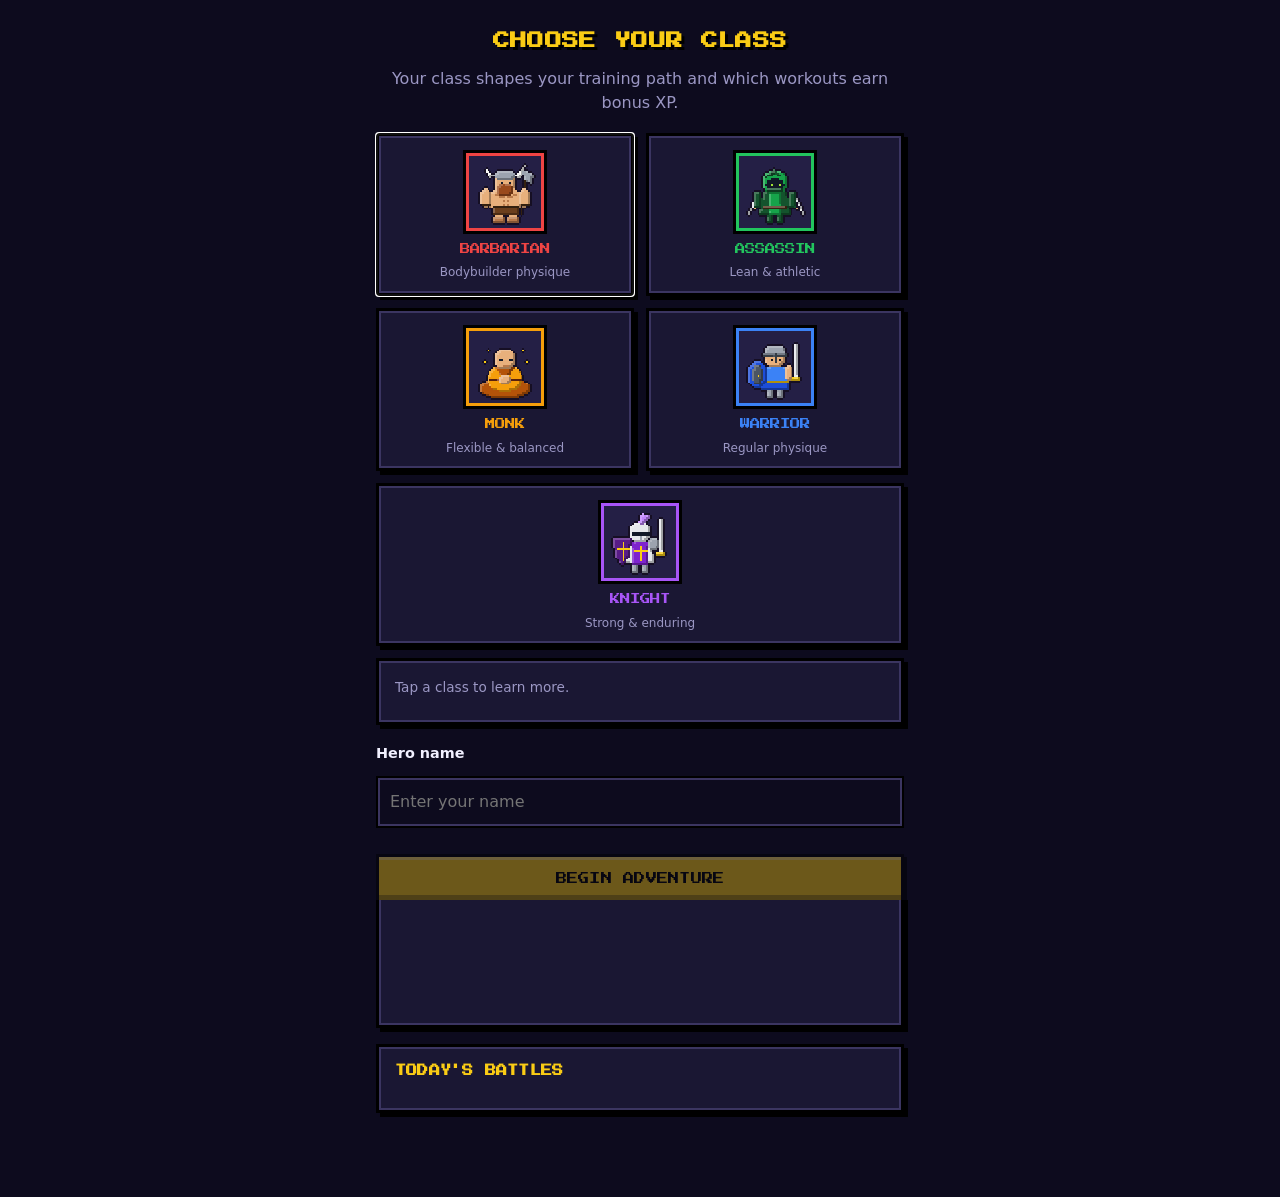
<file: index.html>
<!doctype html>
<html lang="en">
<head>
  <meta charset="utf-8">
  <title>FitQuest</title>
  <meta name="viewport" content="width=device-width, initial-scale=1">
  <!-- The game lives in fitness/: send visitors straight there -->
  <meta http-equiv="refresh" content="0; url=fitness/">
  <link rel="canonical" href="fitness/">
  <script>location.replace("fitness/" + location.search + location.hash);</script>
  <style>
    body { margin: 0; min-height: 100vh; display: grid; place-items: center; background: #14122b; color: #f5f0e1; font-family: system-ui, sans-serif; }
    a { color: #facc15; }
  </style>
</head>
<body>
  <p>Opening FitQuest… <a href="fitness/">Tap here if it doesn't open.</a></p>
</body>
</html>
</file>
<file: fitness/app.css>
@font-face {
  font-family: "Press Start 2P";
  src: url("fonts/press-start-2p.woff2") format("woff2");
  font-display: swap;
}

:root {
  --bg: #0d0b1e;
  --panel: #1a1733;
  --panel-2: #241f45;
  --border: #3b3561;
  --text: #f1f0ff;
  --muted: #9b97c4;
  --gold: #facc15;
  --accent: #facc15; /* replaced by the hero's class color */
  --danger: #f87171;
  --success: #4ade80;
  --tab-height: 64px;
  --pixel-font: "Press Start 2P", ui-monospace, monospace;
}

[hidden] {
  display: none !important;
}

* {
  box-sizing: border-box;
  margin: 0;
  padding: 0;
}

body {
  font-family: system-ui, -apple-system, "Segoe UI", Roboto, sans-serif;
  background:
    radial-gradient(circle at 50% -20%, color-mix(in srgb, var(--accent) 18%, transparent), transparent 60%),
    var(--bg);
  background-attachment: fixed;
  color: var(--text);
  line-height: 1.5;
  -webkit-tap-highlight-color: transparent;
}

.pixel {
  font-family: var(--pixel-font);
  letter-spacing: 0.02em;
}

/* Chunky pixel-style panel */
.panel {
  background: var(--panel);
  border: 3px solid #000;
  box-shadow: inset 0 0 0 2px var(--border), 4px 4px 0 #000;
  padding: 16px;
}

h2 {
  font-size: 0.7rem;
  color: var(--gold);
  margin-bottom: 14px;
  text-transform: uppercase;
}

/* Header */
.app-header {
  position: sticky;
  top: 0;
  z-index: 5;
  display: flex;
  align-items: center;
  justify-content: space-between;
  padding: calc(env(safe-area-inset-top) + 16px) 16px 16px;
  background: var(--panel);
  border-bottom: 3px solid #000;
  box-shadow: 0 3px 0 var(--accent);
}

.app-header h1 {
  font-size: 0.95rem;
  text-transform: uppercase;
  color: var(--accent);
}

.header-stats {
  display: flex;
  gap: 12px;
  font-size: 0.6rem;
  color: var(--gold);
}

.bounty-card {
  box-shadow: inset 0 0 0 2px #f97316, 4px 4px 0 #000;
}

.bounty-card .quest-header {
  color: #fb923c;
}

.bounty-card.done .quest-name::after {
  content: " \2714";
  color: var(--success);
}

.header-level {
  font-size: 0.6rem;
  color: var(--gold);
}

main {
  max-width: 560px;
  margin: 0 auto;
  padding: 18px 16px calc(var(--tab-height) + env(safe-area-inset-bottom) + 20px);
}

.screen {
  display: none;
  flex-direction: column;
  gap: 16px;
}

.screen.active {
  display: flex;
}

/* Pixel sprites */
.sprite {
  display: block;
  width: 100%;
  height: 100%;
  image-rendering: pixelated;
  shape-rendering: crispEdges;
}

/* Hero card */
.hero-card {
  display: flex;
  gap: 16px;
  align-items: center;
}

.portrait {
  width: 96px;
  height: 96px;
  flex-shrink: 0;
  padding: 8px;
  background: var(--panel-2);
  border: 3px solid #000;
  box-shadow: inset 0 0 0 3px var(--accent);
}

.hero-info {
  flex: 1;
  min-width: 0;
}

.hero-name {
  font-size: 0.85rem;
  overflow-wrap: anywhere;
  margin-bottom: 6px;
}

.hero-title {
  color: var(--accent);
  font-weight: 700;
  font-size: 0.95rem;
  margin-bottom: 10px;
}

.xp-label {
  display: flex;
  justify-content: space-between;
  font-size: 0.6rem;
  color: var(--muted);
  margin-bottom: 6px;
}

.xp-label.pixel span:first-child {
  color: var(--gold);
}

/* Bars */
.bar {
  height: 16px;
  background: #000;
  border: 2px solid #000;
  box-shadow: inset 0 0 0 2px var(--border);
  overflow: hidden;
}

.bar-fill {
  height: 100%;
  width: 0;
  background: var(--accent);
  box-shadow: inset 0 -4px 0 rgb(0 0 0 / 0.25), inset 0 3px 0 rgb(255 255 255 / 0.25);
  transition: width 0.6s steps(12);
}

.xp-bar .bar-fill {
  background: var(--gold);
}

/* Quest */
.quest-card {
  border-color: #000;
  box-shadow: inset 0 0 0 2px var(--gold), 4px 4px 0 #000;
}

.quest-header {
  display: flex;
  justify-content: space-between;
  font-size: 0.6rem;
  color: var(--gold);
  margin-bottom: 12px;
  text-transform: uppercase;
}

.quest-reward {
  color: var(--success);
}

.quest-name {
  font-size: 0.75rem;
  margin-bottom: 6px;
}

.quest-desc {
  color: var(--muted);
  margin-bottom: 10px;
}

.quest-bar .bar-fill {
  background: var(--success);
}

.quest-progress {
  font-size: 0.85rem;
  color: var(--muted);
  margin-top: 6px;
}

.quest-card.done .quest-name::after {
  content: " \2714";
  color: var(--success);
}

/* Class promotion */
.promotion-card {
  box-shadow: inset 0 0 0 2px var(--border), 4px 4px 0 #000;
}

.promotion-card.ready {
  box-shadow: inset 0 0 0 3px var(--gold), 4px 4px 0 #000;
  animation: glow 1.6s steps(4) infinite alternate;
}

@keyframes glow {
  to { box-shadow: inset 0 0 0 3px var(--gold), 0 0 18px color-mix(in srgb, var(--gold) 45%, transparent), 4px 4px 0 #000; }
}

.promo-sprites {
  display: flex;
  align-items: center;
  justify-content: center;
  gap: 14px;
  margin: 4px 0 12px;
}

.promo-sprites .portrait {
  width: 84px;
  height: 84px;
  padding: 6px;
}

.promotion-card:not(.ready) .promo-target {
  filter: grayscale(0.6) brightness(0.7);
}

.promo-target {
  box-shadow: inset 0 0 0 3px var(--c);
}

.promo-arrow {
  color: var(--gold);
  font-size: 1rem;
}

.promo-perks {
  list-style: none;
  display: flex;
  flex-direction: column;
  gap: 6px;
  margin-bottom: 6px;
  font-size: 0.85rem;
}

/* Stats */
.stats {
  display: grid;
  grid-template-columns: repeat(3, 1fr);
  gap: 12px;
}

.stat {
  display: flex;
  flex-direction: column;
  align-items: center;
  text-align: center;
  padding: 14px 6px;
  gap: 6px;
}

.stat-value {
  font-size: 1rem;
  color: var(--accent);
}

.stat-label {
  font-size: 0.75rem;
  color: var(--muted);
}

/* Attributes */
.attributes {
  display: flex;
  flex-direction: column;
  gap: 10px;
}

.attr {
  display: grid;
  grid-template-columns: 48px 1fr 32px;
  align-items: center;
  gap: 10px;
  font-size: 0.65rem;
}

.attr-name.bonus {
  color: var(--gold);
  text-decoration: underline 2px;
  text-underline-offset: 4px;
}

.attr .bar {
  height: 14px;
}

.attr-value {
  text-align: right;
}

/* Chart */
.chart {
  display: grid;
  grid-template-columns: repeat(7, 1fr);
  gap: 8px;
  align-items: end;
  height: 140px;
}

.bar-col {
  display: flex;
  flex-direction: column;
  align-items: center;
  justify-content: flex-end;
  height: 100%;
  gap: 4px;
}

.col {
  width: 100%;
  max-width: 26px;
  min-height: 4px;
  background: var(--accent);
  border: 2px solid #000;
  transition: height 0.4s steps(8);
}

.col.empty {
  background: var(--border);
}

.col-value,
.col-day {
  font-family: var(--pixel-font);
  font-size: 0.5rem;
  color: var(--muted);
}

.bar-col.today .col-day {
  color: var(--gold);
}

/* Workout list */
.workout-list {
  list-style: none;
  display: flex;
  flex-direction: column;
  gap: 10px;
}

.workout {
  display: flex;
  align-items: center;
  gap: 12px;
}

.workout-icon {
  width: 42px;
  height: 42px;
  background: var(--panel-2);
  border: 2px solid #000;
  box-shadow: inset 0 0 0 2px var(--border);
  display: grid;
  place-items: center;
  font-size: 1.3rem;
  flex-shrink: 0;
}

.workout-info {
  flex: 1;
  min-width: 0;
}

.workout-name {
  font-weight: 700;
}

.workout-xp {
  font-family: var(--pixel-font);
  font-size: 0.55rem;
  color: var(--gold);
  margin-left: 6px;
}

.workout-meta,
.workout-notes {
  font-size: 0.85rem;
  color: var(--muted);
  overflow-wrap: anywhere;
}

.delete-btn {
  background: none;
  border: none;
  color: var(--muted);
  font-size: 1.1rem;
  padding: 8px;
  cursor: pointer;
}

.delete-btn:hover {
  color: var(--danger);
}

.empty-state {
  color: var(--muted);
  text-align: center;
  padding: 8px 0;
}

.history-day h3 {
  font-family: var(--pixel-font);
  font-size: 0.55rem;
  color: var(--muted);
  font-weight: 400;
  margin: 6px 2px 10px;
  text-transform: uppercase;
}

.history-day .panel {
  margin-bottom: 8px;
}

.totals {
  display: grid;
  grid-template-columns: repeat(3, 1fr);
  text-align: center;
}

/* Activity grid */
.activity-grid {
  display: grid;
  grid-template-columns: repeat(3, 1fr);
  gap: 8px;
  margin-bottom: 12px;
}

.activity {
  position: relative;
  display: flex;
  flex-direction: column;
  align-items: center;
  gap: 4px;
  padding: 10px 4px 8px;
  background: var(--panel-2);
  border: 2px solid #000;
  box-shadow: inset 0 0 0 2px var(--border);
  color: var(--text);
  font: inherit;
  font-size: 0.75rem;
  cursor: pointer;
}

.activity-icon {
  font-size: 1.5rem;
  line-height: 1;
}

.activity-stat {
  font-family: var(--pixel-font);
  font-size: 0.45rem;
  color: var(--muted);
}

.activity.selected {
  box-shadow: inset 0 0 0 3px var(--accent);
  background: color-mix(in srgb, var(--accent) 18%, var(--panel-2));
}

.activity .badge {
  position: absolute;
  top: -8px;
  right: -6px;
  padding: 3px 4px;
  background: var(--gold);
  color: #000;
  border: 2px solid #000;
  font-family: var(--pixel-font);
  font-size: 0.45rem;
}

.reward-preview {
  min-height: 1.2em;
  font-size: 0.6rem;
  color: var(--gold);
  line-height: 1.8;
}

/* Forms */
.form {
  display: flex;
  flex-direction: column;
  gap: 6px;
}

label {
  font-size: 0.9rem;
  font-weight: 700;
}

input,
select,
textarea {
  width: 100%;
  padding: 12px;
  border: 2px solid #000;
  box-shadow: inset 0 0 0 2px var(--border);
  border-radius: 0;
  background: var(--bg);
  color: var(--text);
  font: inherit;
  font-size: 16px; /* prevents iOS zoom on focus */
  margin-bottom: 8px;
  color-scheme: dark;
}

input:focus,
select:focus,
textarea:focus {
  outline: none;
  box-shadow: inset 0 0 0 2px var(--accent);
}

.row {
  display: grid;
  grid-template-columns: 1fr 1fr;
  gap: 12px;
}

.toggle-row {
  display: flex;
  align-items: center;
  gap: 10px;
  margin: 6px 0 4px;
  font-weight: 400;
  cursor: pointer;
}

.toggle-row input {
  width: 20px;
  height: 20px;
  margin: 0;
  accent-color: var(--accent);
}

.hint {
  font-size: 0.85rem;
  color: var(--muted);
}

.btn {
  padding: 16px 12px;
  border: 3px solid #000;
  border-radius: 0;
  background: var(--accent);
  color: #000;
  font-size: 0.7rem;
  text-transform: uppercase;
  cursor: pointer;
  margin-top: 6px;
  box-shadow: inset 0 -5px 0 rgb(0 0 0 / 0.3), inset 0 3px 0 rgb(255 255 255 / 0.35), 3px 3px 0 #000;
}

.btn:active {
  transform: translate(2px, 2px);
  box-shadow: inset 0 -3px 0 rgb(0 0 0 / 0.3), 1px 1px 0 #000;
}

.btn:disabled {
  opacity: 0.4;
  cursor: not-allowed;
}

.btn.secondary {
  background: var(--panel-2);
  color: var(--text);
  box-shadow: inset 0 0 0 2px var(--border), 3px 3px 0 #000;
}

.btn.danger {
  background: transparent;
  color: var(--danger);
  box-shadow: inset 0 0 0 2px var(--danger), 3px 3px 0 #000;
}

.form-status {
  min-height: 1.5em;
  font-size: 0.9rem;
}

.form-status.error {
  color: var(--danger);
}

.form-status.success {
  color: var(--success);
}

.current-class {
  display: flex;
  align-items: center;
  gap: 14px;
}

.current-class .portrait {
  width: 72px;
  height: 72px;
  padding: 6px;
}

/* Tab bar */
.tab-bar {
  position: fixed;
  left: 0;
  right: 0;
  bottom: 0;
  display: grid;
  grid-template-columns: repeat(6, 1fr);
  height: calc(var(--tab-height) + env(safe-area-inset-bottom));
  padding-bottom: env(safe-area-inset-bottom);
  background: var(--panel);
  border-top: 3px solid #000;
  box-shadow: 0 -3px 0 var(--border);
  z-index: 5;
}

.tab {
  display: flex;
  flex-direction: column;
  align-items: center;
  justify-content: center;
  gap: 4px;
  background: none;
  border: none;
  color: var(--muted);
  font-family: var(--pixel-font);
  font-size: 0.45rem;
  text-transform: uppercase;
  cursor: pointer;
}

.tab-icon {
  font-size: 1.3rem;
  line-height: 1;
  filter: grayscale(1) opacity(0.6);
}

.tab.active {
  color: var(--accent);
}

.tab.active .tab-icon {
  filter: none;
}

/* Training mode toggle */
.mode-toggle {
  display: grid;
  grid-template-columns: 1fr 1fr;
  border: 3px solid #000;
  box-shadow: 4px 4px 0 #000;
}

.mode {
  padding: 14px 6px;
  border: none;
  background: var(--panel);
  color: var(--muted);
  font-size: 0.6rem;
  text-transform: uppercase;
  cursor: pointer;
  box-shadow: inset 0 0 0 2px var(--border);
}

.mode-icon {
  font-family: system-ui, sans-serif;
  font-size: 1.1rem;
  vertical-align: middle;
  margin-right: 4px;
}

.mode.active {
  background: var(--accent);
  color: #000;
  box-shadow: inset 0 -4px 0 rgb(0 0 0 / 0.3), inset 0 3px 0 rgb(255 255 255 / 0.35);
}

/* Challenges & skills */
.pips {
  display: inline-flex;
  gap: 3px;
}

.pip {
  width: 10px;
  height: 10px;
  background: #000;
  box-shadow: inset 0 0 0 2px var(--border);
}

.pip.on {
  background: var(--gold);
  box-shadow: inset 0 -2px 0 rgb(0 0 0 / 0.3);
}

.challenge-info {
  padding: 12px;
  margin-bottom: 8px;
  background: var(--bg);
  border: 2px solid #000;
  box-shadow: inset 0 0 0 2px var(--border);
}

.pb {
  font-size: 0.55rem;
  color: var(--muted);
  line-height: 1.8;
  margin-bottom: 10px;
}

.pb span {
  color: var(--gold);
}

.skill-ladder {
  list-style: none;
  display: flex;
  flex-direction: column;
  gap: 8px;
  margin-bottom: 6px;
}

.skill-ladder li {
  display: flex;
  gap: 10px;
  align-items: center;
  opacity: 0.75;
}

.skill-ladder li.learned {
  opacity: 1;
}

.skill-ladder .rank {
  width: 34px;
  flex-shrink: 0;
  padding: 6px 0;
  text-align: center;
  font-size: 0.55rem;
  background: var(--panel-2);
  border: 2px solid #000;
}

.skill-ladder li.learned .rank {
  background: var(--gold);
  color: #000;
}

.ladder-text {
  display: flex;
  flex-direction: column;
  font-size: 0.85rem;
}

.ladder-text span {
  color: var(--muted);
  font-size: 0.8rem;
}

.skill {
  display: flex;
  align-items: center;
  gap: 12px;
}

.skill .workout-info {
  display: flex;
  flex-direction: column;
}

/* Fight screen */
.combat-stats {
  display: grid;
  grid-template-columns: repeat(5, 1fr);
  gap: 6px;
  margin-bottom: 12px;
}

.cstat {
  display: flex;
  flex-direction: column;
  align-items: center;
  gap: 4px;
  padding: 10px 2px;
  background: var(--panel-2);
  border: 2px solid #000;
  box-shadow: inset 0 0 0 2px var(--border);
}

.cstat-value {
  font-size: 0.7rem;
  color: var(--accent);
}

.passive {
  color: var(--gold);
  margin-bottom: 6px;
}

.skill.locked .workout-icon {
  filter: grayscale(1) opacity(0.5);
}

.skill-state {
  font-size: 0.8rem;
  color: var(--gold);
}

.skill.locked .skill-state {
  color: var(--muted);
}

.combat-unlock {
  margin-top: 10px;
  padding: 10px;
  font-size: 0.85rem;
  border: 2px solid #000;
  box-shadow: inset 0 0 0 2px var(--accent);
  background: color-mix(in srgb, var(--accent) 12%, transparent);
}

.dungeon-list {
  display: flex;
  flex-direction: column;
  gap: 10px;
}

.dungeon {
  display: flex;
  align-items: center;
  gap: 12px;
  padding: 12px;
  background: var(--panel-2);
  border: 2px solid #000;
  box-shadow: inset 0 0 0 2px var(--border);
}

.dungeon.cleared {
  box-shadow: inset 0 0 0 2px var(--success);
}

.dungeon.locked {
  opacity: 0.55;
}

.dungeon-icon {
  font-size: 2rem;
  flex-shrink: 0;
}

.dungeon-info {
  flex: 1;
  min-width: 0;
}

.dungeon-name {
  font-size: 0.6rem;
  line-height: 1.6;
  margin-bottom: 2px;
}

.shop-list {
  display: flex;
  flex-direction: column;
  gap: 10px;
  margin-top: 10px;
}

.shop-item {
  display: flex;
  align-items: center;
  gap: 10px;
}

.shop-item .workout-info {
  display: flex;
  flex-direction: column;
}

.owned {
  font-family: var(--pixel-font);
  font-size: 0.5rem;
  color: var(--gold);
}

.buy-btn {
  margin: 0;
  padding: 10px 8px;
  font-size: 0.5rem;
  flex-shrink: 0;
  min-width: 64px;
}

.status-tag.crs { background: #4c1d95; }

.mini-monsters {
  display: flex;
  gap: 2px;
  margin: 2px 0;
}

.mini-monsters svg {
  width: 30px;
  height: 30px;
}

.dungeon.locked .mini-monsters {
  filter: brightness(0);
  opacity: 0.5;
}

.enter-btn {
  margin: 0;
  padding: 12px 10px;
  font-size: 0.55rem;
  flex-shrink: 0;
}

/* Battle (Pokémon-style) */
.battle {
  --ink: #26233a;
  --cream: #f8f4e3;
  --cream-2: #e8e1c8;
  background: #07060f;
}

.battle-inner {
  max-width: 560px;
  min-height: 100%;
  margin: 0 auto;
  padding: calc(env(safe-area-inset-top) + 10px) 12px calc(env(safe-area-inset-bottom) + 12px);
  display: flex;
  flex-direction: column;
  gap: 10px;
}

.battle-top {
  display: flex;
  justify-content: space-between;
  font-size: 0.55rem;
  color: var(--gold);
  padding: 0 4px;
}

.battle-top #b-floor {
  color: var(--muted);
}

/* The battlefield: sky above, ground below, a platform for each side */
.scene {
  --sky1: #3a2d22;
  --sky2: #5a4632;
  --ground1: #6b5537;
  --ground2: #4a3a26;
  --pad: #8a7048;
  position: relative;
  height: clamp(300px, 52vh, 420px);
  overflow: hidden;
  border: 3px solid #000;
  box-shadow: 4px 4px 0 #000;
  background:
    linear-gradient(var(--sky1), var(--sky2) 52%, var(--ground1) 52%, var(--ground2));
  image-rendering: pixelated;
}

.scene.crypt { --sky1: #1b1830; --sky2: #2e2850; --ground1: #45405e; --ground2: #2a2640; --pad: #6d6790; }
.scene.forest { --sky1: #9fd8a0; --sky2: #cdeec0; --ground1: #6cbf5a; --ground2: #3f8f3a; --pad: #a7d97a; }
.scene.volcano { --sky1: #2a0a0a; --sky2: #6b1d0f; --ground1: #7c3418; --ground2: #4a1a0c; --pad: #b45309; }
.scene.peak { --sky1: #8ec5ff; --sky2: #d6ecff; --ground1: #eef4fb; --ground2: #c5d5e8; --pad: #ffffff; }
.scene.tundra { --sky1: #c7e4f7; --sky2: #e9f5fc; --ground1: #f8fbfd; --ground2: #cfe3f0; --pad: #e0f2fe; }
.scene.temple { --sky1: #0b3b4a; --sky2: #135e6e; --ground1: #1f7a7a; --ground2: #0f4c4c; --pad: #5eead4; }
.scene.ruins { --sky1: #f6c177; --sky2: #fde3b0; --ground1: #e2b26b; --ground2: #b8863f; --pad: #f3d39a; }
.scene.shadow { --sky1: #07040f; --sky2: #1a0f2e; --ground1: #24163d; --ground2: #120a20; --pad: #4c1d95; }
.scene.abyss { --sky1: #1a0505; --sky2: #3b0a0a; --ground1: #4c0d0d; --ground2: #250505; --pad: #9a3412; }

.platform {
  position: absolute;
  border-radius: 50%;
  background: radial-gradient(ellipse at 50% 40%, var(--pad), color-mix(in srgb, var(--pad) 55%, #000) 70%);
  box-shadow: inset 0 -6px 0 rgb(0 0 0 / 0.25);
}

.enemy-platform {
  width: 170px;
  height: 42px;
  right: 6%;
  top: 47%;
}

.hero-platform {
  width: 200px;
  height: 50px;
  left: -4%;
  bottom: 6%;
}

.b-sprite {
  position: absolute;
  display: grid;
  place-items: end center;
}

.enemy-sprite {
  width: 136px;
  height: 136px;
  right: calc(6% + 17px);
  top: calc(47% - 114px);
}

.enemy-sprite:has(.boss) {
  width: 156px;
  height: 156px;
  right: calc(6% + 7px);
  top: calc(47% - 130px);
}

.hero-sprite {
  width: 176px;
  height: 176px;
  left: -2%;
  bottom: calc(6% - 6px);
}

.b-sprite .sprite {
  width: 100%;
  height: 100%;
}

.monster,
.hero-sprite .sprite {
  width: 100%;
  height: 100%;
  filter: drop-shadow(3px 4px 0 rgb(0 0 0 / 0.3));
  animation: idle-bob 1.2s steps(2) infinite;
}

.hero-sprite .sprite {
  animation-delay: -0.6s;
}

.monster.boss {
  filter: drop-shadow(0 0 8px rgb(239 68 68 / 0.7)) drop-shadow(3px 4px 0 rgb(0 0 0 / 0.3));
}

@keyframes idle-bob {
  50% { transform: translateY(-3px); }
}

/* Info boxes */
.info-box {
  position: absolute;
  width: 58%;
  padding: 8px 10px 8px;
  background: var(--cream);
  color: var(--ink);
  border: 3px solid var(--ink);
  border-radius: 10px 4px 10px 4px;
  box-shadow: inset 0 0 0 2px var(--cream-2), 3px 3px 0 rgb(0 0 0 / 0.45);
  z-index: 2;
}

.enemy-box {
  top: 12px;
  left: 10px;
}

.hero-box {
  right: 10px;
  bottom: 12px;
}

.info-name {
  display: flex;
  justify-content: space-between;
  gap: 6px;
  font-size: 0.58rem;
  line-height: 1.5;
  margin-bottom: 6px;
}

.info-name span:first-child {
  overflow: hidden;
  text-overflow: ellipsis;
  white-space: nowrap;
}

.hp-row {
  display: flex;
  align-items: center;
  gap: 4px;
  padding: 2px 3px;
  background: var(--ink);
  border-radius: 4px;
}

.hp-tag {
  font-size: 0.45rem;
  color: #fbbf24;
  padding: 0 2px;
}

.hp-track {
  flex: 1;
  height: 8px;
  background: #4b4560;
  border-radius: 3px;
  overflow: hidden;
}

.hp-fill,
.en-fill {
  height: 100%;
  width: 100%;
  background: #4ade80;
  border-radius: 3px;
  transition: width 0.6s linear, background-color 0.3s;
}

.hp-fill.mid { background: #facc15; }
.hp-fill.low { background: #ef4444; }

.hp-numbers {
  text-align: right;
  font-size: 0.55rem;
  margin: 5px 2px 4px;
}

.en-row {
  margin-top: 2px;
}

.en-tag {
  color: #7dd3fc;
}

.en-track {
  height: 5px;
}

.en-fill {
  background: #38bdf8;
}

.status-row {
  display: flex;
  flex-wrap: wrap;
  gap: 3px;
  margin-top: 5px;
}

.status-row:empty {
  display: none;
}

.status-tag {
  padding: 2px 5px;
  font-family: var(--pixel-font);
  font-size: 0.4rem;
  color: #fff;
  background: #64748b;
  border-radius: 3px;
}

.status-tag.psn { background: #a855f7; }
.status-tag.brn { background: #ea580c; }
.status-tag.stn { background: #ca8a04; }
.status-tag.rage { background: #dc2626; }
.status-tag.warn { background: #dc2626; animation: blink 0.6s steps(2) infinite; }
.status-tag.buff { background: #2563eb; }

@keyframes blink {
  50% { opacity: 0.4; }
}

/* Battle animations */
.b-sprite.hit {
  animation: hit-blink 0.45s steps(1);
}

@keyframes hit-blink {
  0%, 40%, 80% { opacity: 0.15; transform: translateX(-4px); }
  20%, 60%, 100% { opacity: 1; transform: translateX(4px); }
}

.b-sprite.lunge-right {
  animation: lunge-right 0.3s ease-out;
}

.b-sprite.lunge-left {
  animation: lunge-left 0.3s ease-out;
}

@keyframes lunge-right {
  40% { transform: translate(28px, -14px); }
}

@keyframes lunge-left {
  40% { transform: translate(-28px, 14px); }
}

.b-sprite.fainted {
  animation: faint 0.6s ease-in forwards;
}

@keyframes faint {
  to { transform: translateY(60px); opacity: 0; }
}

.enemy-sprite.enter {
  animation: enter-right 0.45s ease-out;
}

@keyframes enter-right {
  from { transform: translateX(160px); opacity: 0; }
}

.floater {
  position: absolute;
  top: 0;
  left: 50%;
  transform: translateX(-50%);
  font-size: 0.85rem;
  color: #fff;
  text-shadow: 2px 2px 0 #000, -1px -1px 0 #000;
  pointer-events: none;
  white-space: nowrap;
  z-index: 3;
  animation: float-up 1s ease-out forwards;
}

.floater.crit { color: var(--gold); font-size: 1.1rem; }
.floater.hurt { color: #fca5a5; }
.floater.heal { color: #86efac; }
.floater.dot { color: #d8b4fe; }

@keyframes float-up {
  to { transform: translate(-50%, -44px); opacity: 0; }
}

/* Message box and commands */
.command-area {
  display: grid;
  grid-template-columns: 1fr;
  gap: 8px;
  min-height: 132px;
}

.command-area[data-menu="main"] {
  grid-template-columns: 1fr 1fr;
}

.text-box {
  min-height: 132px;
  padding: 14px 14px;
  font-size: 0.62rem;
  line-height: 2;
  color: #fff;
  background: #2b3a67;
  border: 3px solid #000;
  border-radius: 8px;
  box-shadow: inset 0 0 0 3px #d9cfa6, inset 0 0 0 5px #1c2647, 3px 3px 0 #000;
  cursor: pointer;
  overflow-wrap: anywhere;
}

.command-area[data-menu="fight"] .text-box,
.command-area[data-menu="bag"] .text-box,
.command-area[data-menu="end"] .text-box {
  display: none;
}

.command-menu:empty {
  display: none;
}

.command-area[data-menu="main"] .command-menu {
  display: grid;
  grid-template-columns: 1fr 1fr;
  gap: 4px;
  padding: 8px;
  background: var(--cream);
  border: 3px solid #000;
  border-radius: 8px;
  box-shadow: inset 0 0 0 3px var(--cream-2), 3px 3px 0 #000;
}

.cmd {
  position: relative;
  padding: 10px 4px 10px 18px;
  background: none;
  border: none;
  color: var(--ink);
  font-size: 0.62rem;
  text-align: left;
  text-transform: uppercase;
  cursor: pointer;
}

.cmd::before {
  content: "▶";
  position: absolute;
  left: 4px;
  opacity: 0;
}

.cmd.selected::before,
.cmd:hover::before,
.cmd:focus-visible::before {
  opacity: 1;
}

.command-menu:hover .cmd.selected:not(:hover)::before {
  opacity: 0;
}

.cmd:focus-visible {
  outline: none;
}

.command-area[data-menu="fight"] .command-menu,
.command-area[data-menu="bag"] .command-menu {
  display: grid;
  grid-template-columns: 1fr 1fr;
  gap: 6px;
  padding: 8px;
  background: var(--cream);
  border: 3px solid #000;
  border-radius: 8px;
  box-shadow: inset 0 0 0 3px var(--cream-2), 3px 3px 0 #000;
}

.move {
  display: flex;
  flex-direction: column;
  align-items: flex-start;
  gap: 2px;
  padding: 9px 10px;
  background: #fff;
  border: 2px solid var(--ink);
  border-radius: 6px;
  color: var(--ink);
  font: inherit;
  text-align: left;
  cursor: pointer;
}

.move:active:not(:disabled) {
  transform: translateY(1px);
}

.move.ultimate {
  background: #fef3c7;
  border-color: #b45309;
}

.move:disabled {
  opacity: 0.45;
  cursor: not-allowed;
}

.move-name {
  font-weight: 700;
  font-size: 0.85rem;
}

.move-meta {
  font-size: 0.7rem;
  color: #5b5670;
}

.move-note {
  grid-column: 1 / -1;
  font-size: 0.75rem;
  color: #5b5670;
  padding: 0 2px;
}

.move-footer {
  grid-column: 1 / -1;
  display: flex;
  justify-content: space-between;
  align-items: center;
  padding: 2px 2px 0;
  font-size: 0.5rem;
  color: var(--ink);
}

.move-footer .cmd.back {
  padding: 8px 6px 8px 18px;
}

.battle-end {
  display: flex;
  flex-direction: column;
  align-items: center;
  gap: 10px;
  padding: 16px;
  text-align: center;
  background: var(--panel);
  border: 3px solid #000;
  box-shadow: inset 0 0 0 3px var(--gold), 4px 4px 0 #000;
}

.end-text {
  color: var(--muted);
}

.battle-end .btn {
  width: 100%;
}

.ult-tag {
  padding: 2px 4px;
  font-size: 0.42rem;
  vertical-align: middle;
  background: var(--gold);
  color: #000;
}

/* Loot */
.loot-hero {
  display: flex;
  align-items: center;
  gap: 16px;
}

.portrait.large {
  width: 128px;
  height: 128px;
}

.section-head {
  display: flex;
  justify-content: space-between;
}

.section-head span:last-child {
  color: var(--muted);
}

.slot-title {
  font-size: 0.55rem;
  color: var(--muted);
  text-transform: uppercase;
  margin: 16px 0 10px;
}

.slot-title:first-child {
  margin-top: 0;
}

.gear-grid {
  display: grid;
  grid-template-columns: repeat(2, 1fr);
  gap: 10px;
}

.gear {
  position: relative;
  display: flex;
  flex-direction: column;
  align-items: center;
  gap: 4px;
  padding: 10px 6px;
  background: var(--panel-2);
  border: 2px solid #000;
  box-shadow: inset 0 0 0 2px var(--border);
  color: var(--text);
  font: inherit;
  cursor: pointer;
}

.gear-preview {
  width: 64px;
  height: 64px;
}

.gear-name {
  font-size: 0.85rem;
  font-weight: 700;
  text-align: center;
}

.gear-state {
  font-size: 0.75rem;
  color: var(--muted);
  text-align: center;
}

.gear.equipped {
  box-shadow: inset 0 0 0 3px var(--accent);
  background: color-mix(in srgb, var(--accent) 18%, var(--panel-2));
}

.gear.equipped .gear-state {
  color: var(--accent);
  font-weight: 700;
}

.gear.locked {
  cursor: not-allowed;
}

.gear.locked .gear-preview {
  filter: grayscale(1) brightness(0.45);
}

.gear .badge {
  position: absolute;
  top: -8px;
  right: -6px;
  padding: 3px 4px;
  background: var(--gold);
  color: #000;
  border: 2px solid #000;
  font-family: var(--pixel-font);
  font-size: 0.45rem;
}

.badge-grid {
  display: grid;
  grid-template-columns: repeat(3, minmax(0, 1fr));
  gap: 10px;
}

.achievement {
  display: flex;
  flex-direction: column;
  align-items: center;
  gap: 4px;
  padding: 10px 6px;
  text-align: center;
  background: var(--panel-2);
  border: 2px solid #000;
  box-shadow: inset 0 0 0 2px var(--border);
}

.achievement-icon {
  font-size: 1.8rem;
  line-height: 1.1;
  filter: grayscale(1) opacity(0.35);
}

.achievement-name {
  font-size: 0.75rem;
  font-weight: 700;
  line-height: 1.2;
}

.achievement-desc {
  font-size: 0.68rem;
  color: var(--muted);
  line-height: 1.25;
  flex: 1;
}

.achievement-buff {
  font-size: 0.68rem;
  line-height: 1.25;
  color: var(--gold);
  opacity: 0.55;
}

.achievement.earned .achievement-buff {
  opacity: 1;
}

.buff-list {
  list-style: none;
  display: grid;
  grid-template-columns: 1fr 1fr;
  gap: 6px;
}

.buff-list li {
  padding: 8px 10px;
  font-size: 0.8rem;
  color: var(--gold);
  background: var(--panel-2);
  border: 2px solid #000;
  box-shadow: inset 0 0 0 2px var(--border);
}

.buff-list li.empty-state {
  grid-column: 1 / -1;
  color: var(--muted);
}

.achievement-state {
  font-size: 0.65rem;
  color: var(--muted);
}

.achievement.earned {
  box-shadow: inset 0 0 0 2px var(--gold);
}

.achievement.earned .achievement-icon {
  filter: none;
}

.achievement.earned .achievement-state {
  font-size: 0.45rem;
  color: var(--gold);
}

.mini-bar {
  width: 100%;
  height: 10px;
  margin-top: 2px;
}

.mini-bar .bar-fill {
  background: var(--gold);
}

/* Overlays */
.overlay {
  position: fixed;
  inset: 0;
  z-index: 20;
  overflow-y: auto;
  background: var(--bg);
}

.overlay[hidden] {
  display: none;
}

.overlay-inner {
  max-width: 560px;
  margin: 0 auto;
  padding: calc(env(safe-area-inset-top) + 28px) 16px calc(env(safe-area-inset-bottom) + 28px);
  display: flex;
  flex-direction: column;
  gap: 12px;
}

.overlay-title {
  font-size: 1.05rem;
  line-height: 1.6;
  text-align: center;
  color: var(--gold);
  text-shadow: 3px 3px 0 #000;
  text-transform: uppercase;
}

.overlay-sub {
  text-align: center;
  color: var(--muted);
  margin-bottom: 6px;
}

.class-grid {
  display: grid;
  grid-template-columns: 1fr 1fr;
  gap: 12px;
}

.class-card {
  --c: var(--gold);
  display: flex;
  flex-direction: column;
  align-items: center;
  gap: 8px;
  padding: 14px 8px 12px;
  background: var(--panel);
  border: 3px solid #000;
  box-shadow: inset 0 0 0 2px var(--border), 4px 4px 0 #000;
  color: var(--text);
  font: inherit;
  cursor: pointer;
}

/* An odd card out (5 classes) spans the full row */
.class-card:last-child:nth-child(odd) {
  grid-column: 1 / -1;
}

.class-card .portrait {
  width: 84px;
  height: 84px;
  padding: 6px;
  box-shadow: inset 0 0 0 3px var(--c);
}

.class-card-name {
  font-family: var(--pixel-font);
  font-size: 0.65rem;
  color: var(--c);
  text-transform: uppercase;
}

.class-card-body {
  font-size: 0.75rem;
  color: var(--muted);
  text-align: center;
  line-height: 1.3;
}

.class-card.selected {
  box-shadow: inset 0 0 0 4px var(--c), 4px 4px 0 #000;
  background: color-mix(in srgb, var(--c) 16%, var(--panel));
  transform: translateY(-2px);
}

.class-detail h3 {
  font-family: var(--pixel-font);
  font-size: 0.75rem;
  margin-bottom: 8px;
  text-transform: uppercase;
}

.class-detail p {
  margin-bottom: 8px;
}

.class-detail dl {
  display: grid;
  grid-template-columns: auto 1fr;
  gap: 4px 12px;
  font-size: 0.9rem;
}

.class-detail dt {
  color: var(--muted);
}

.name-label {
  margin-top: 6px;
}

/* Popup */
.popup {
  display: grid;
  place-items: center;
  padding: 24px;
  background: rgb(0 0 0 / 0.75);
}

.popup[hidden] {
  display: none;
}

.popup-box {
  width: min(360px, 100%);
  text-align: center;
  display: flex;
  flex-direction: column;
  align-items: center;
  gap: 12px;
  padding: 24px 20px;
  box-shadow: inset 0 0 0 3px var(--gold), 6px 6px 0 #000;
  animation: pop 0.35s steps(5);
}

.popup-icon {
  width: 96px;
  height: 96px;
  font-size: 3.5rem;
  display: grid;
  place-items: center;
}

.popup-title {
  font-size: 0.95rem;
  color: var(--gold);
  line-height: 1.6;
  text-shadow: 3px 3px 0 #000;
}

.popup-text {
  color: var(--muted);
}

.popup .btn {
  width: 100%;
}

@keyframes pop {
  from { transform: scale(0.5); opacity: 0; }
  to { transform: scale(1); opacity: 1; }
}

/* Tutorial */
.tutorial {
  position: fixed;
  inset: 0;
  z-index: 30;
}

.tut-spotlight {
  position: fixed;
  border-radius: 6px;
  box-shadow: 0 0 0 9999px rgb(5 4 15 / 0.78);
  outline: 3px solid var(--gold);
  transition: top 0.25s, left 0.25s, width 0.25s, height 0.25s;
  pointer-events: none;
}

.tut-card {
  position: fixed;
  left: 16px;
  right: 16px;
  max-width: 420px;
  margin: 0 auto;
  display: flex;
  flex-direction: column;
  gap: 8px;
  box-shadow: inset 0 0 0 3px var(--gold), 5px 5px 0 #000;
  animation: pop 0.25s steps(4);
}

.tut-step {
  font-size: 0.5rem;
  color: var(--muted);
}

.tut-title {
  font-size: 0.85rem;
  color: var(--gold);
}

.tut-text {
  line-height: 1.5;
}

.tut-actions {
  display: flex;
  gap: 8px;
}

.tut-actions .btn {
  flex: 1;
}

/* XP toast */
.toast {
  position: fixed;
  left: 50%;
  bottom: calc(var(--tab-height) + env(safe-area-inset-bottom) + 20px);
  transform: translateX(-50%);
  z-index: 30; /* above popups, so the +XP toast stays visible */
  padding: 12px 16px;
  background: var(--panel);
  border: 3px solid #000;
  box-shadow: inset 0 0 0 2px var(--gold), 4px 4px 0 #000;
  color: var(--gold);
  font-size: 0.7rem;
  white-space: nowrap;
  opacity: 0;
  pointer-events: none;
  transition: opacity 0.2s, transform 0.2s;
}

.toast.show {
  opacity: 1;
  transform: translate(-50%, -8px);
}

@media (prefers-reduced-motion: reduce) {
  *, *::before, *::after {
    animation: none !important;
    transition: none !important;
  }
}
</file>
